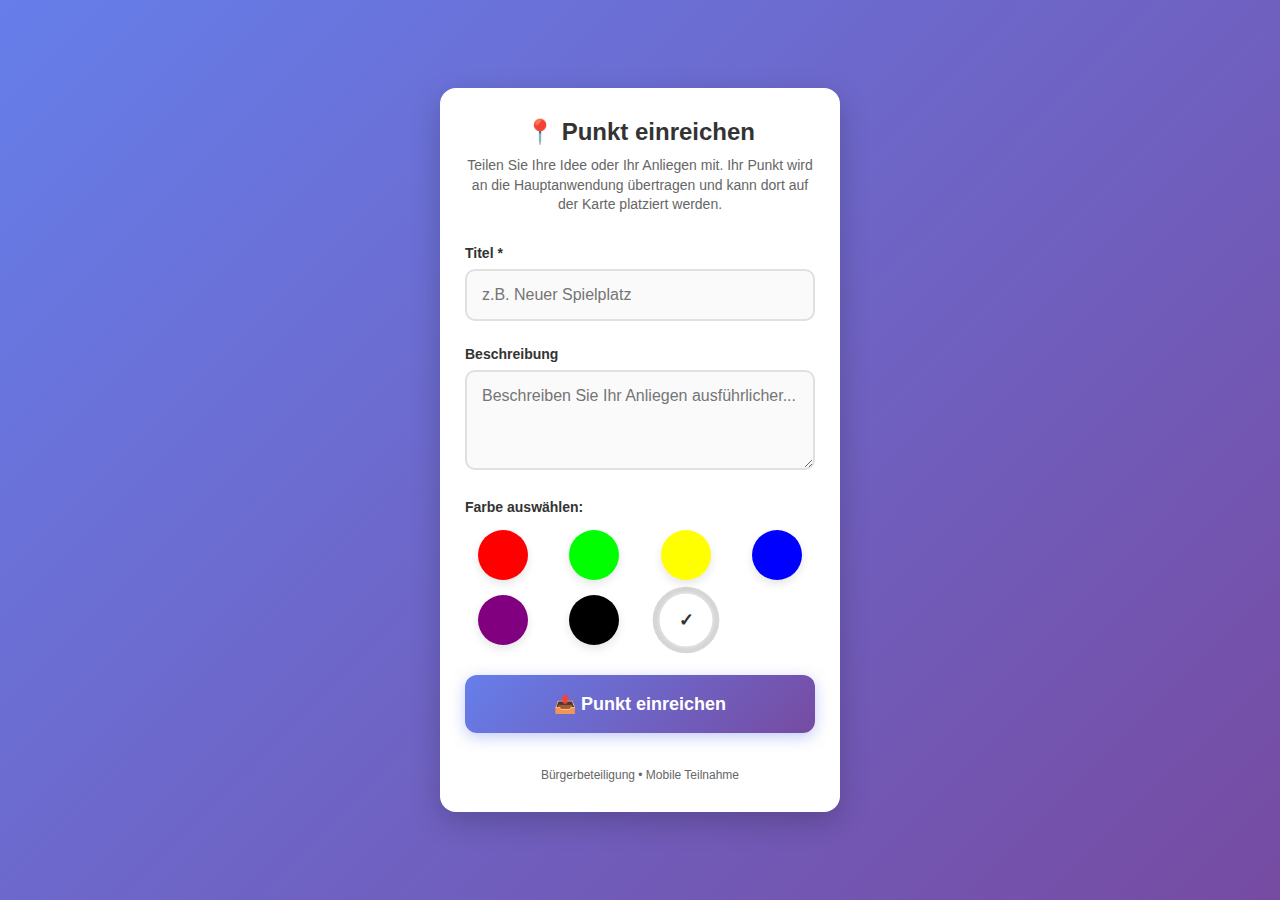
<file: mobile.html>
<!DOCTYPE html>
<html lang="de">
<head>
    <meta charset="UTF-8">
    <meta name="viewport" content="width=device-width, initial-scale=1.0">
    <title>Bürgerbeteiligung - Punkt einreichen</title>
    <style>
        * {
            margin: 0;
            padding: 0;
            box-sizing: border-box;
        }

        body {
            font-family: Arial, sans-serif;
            background: linear-gradient(135deg, #667eea 0%, #764ba2 100%);
            min-height: 100vh;
            padding: 20px;
            display: flex;
            flex-direction: column;
            justify-content: center;
        }

        .container {
            max-width: 400px;
            margin: 0 auto;
            background: white;
            border-radius: 16px;
            padding: 30px 25px;
            box-shadow: 0 10px 30px rgba(0, 0, 0, 0.2);
        }

        .header {
            text-align: center;
            margin-bottom: 30px;
        }

        .header h1 {
            color: #333;
            font-size: 24px;
            margin-bottom: 10px;
        }

        .header p {
            color: #666;
            font-size: 14px;
            line-height: 1.4;
        }

        .form-group {
            margin-bottom: 25px;
        }

        .form-group label {
            display: block;
            margin-bottom: 8px;
            font-weight: bold;
            color: #333;
            font-size: 14px;
        }

        .form-group input,
        .form-group textarea {
            width: 100%;
            padding: 15px;
            border: 2px solid #e0e0e0;
            border-radius: 10px;
            font-size: 16px;
            transition: border-color 0.3s, box-shadow 0.3s;
            background: #fafafa;
        }

        .form-group input:focus,
        .form-group textarea:focus {
            outline: none;
            border-color: #667eea;
            box-shadow: 0 0 0 3px rgba(102, 126, 234, 0.1);
            background: white;
        }

        .form-group textarea {
            height: 100px;
            resize: vertical;
            font-family: Arial, sans-serif;
        }

        .color-section {
            margin-bottom: 30px;
        }

        .color-section label {
            display: block;
            margin-bottom: 15px;
            font-weight: bold;
            color: #333;
            font-size: 14px;
        }

        .color-grid {
            display: grid;
            grid-template-columns: repeat(4, 1fr);
            gap: 15px;
            justify-items: center;
        }

        .color-option {
            width: 50px;
            height: 50px;
            border-radius: 50%;
            border: 3px solid transparent;
            cursor: pointer;
            transition: all 0.3s;
            position: relative;
            box-shadow: 0 4px 10px rgba(0, 0, 0, 0.1);
        }

        .color-option:hover {
            transform: scale(1.1);
            box-shadow: 0 6px 15px rgba(0, 0, 0, 0.2);
        }

        .color-option.selected {
            border-color: #333;
            transform: scale(1.15);
            box-shadow: 0 0 0 4px rgba(51, 51, 51, 0.2);
        }

        .color-option.selected::after {
            content: '✓';
            position: absolute;
            top: 50%;
            left: 50%;
            transform: translate(-50%, -50%);
            color: white;
            font-weight: bold;
            font-size: 16px;
            text-shadow: 1px 1px 2px rgba(0, 0, 0, 0.7);
        }

        .color-option[data-color="white"].selected::after {
            color: #333;
            text-shadow: none;
        }

        .submit-button {
            width: 100%;
            padding: 18px;
            background: linear-gradient(135deg, #667eea 0%, #764ba2 100%);
            color: white;
            border: none;
            border-radius: 12px;
            font-size: 18px;
            font-weight: bold;
            cursor: pointer;
            transition: all 0.3s;
            margin-bottom: 15px;
            box-shadow: 0 4px 15px rgba(102, 126, 234, 0.4);
        }

        .submit-button:hover {
            transform: translateY(-2px);
            box-shadow: 0 8px 25px rgba(102, 126, 234, 0.6);
        }

        .submit-button:active {
            transform: translateY(0);
        }

        .submit-button:disabled {
            background: #ccc;
            cursor: not-allowed;
            transform: none;
            box-shadow: none;
        }

        .success-message {
            display: none;
            background: #d4edda;
            border: 1px solid #c3e6cb;
            color: #155724;
            padding: 15px;
            border-radius: 10px;
            margin-bottom: 20px;
            text-align: center;
        }

        .error-message {
            display: none;
            background: #f8d7da;
            border: 1px solid #f5c6cb;
            color: #721c24;
            padding: 15px;
            border-radius: 10px;
            margin-bottom: 20px;
            text-align: center;
        }

        .footer {
            text-align: center;
            margin-top: 20px;
            color: #666;
            font-size: 12px;
        }

        .loading {
            display: none;
            text-align: center;
            color: #667eea;
            font-weight: bold;
            margin: 20px 0;
        }

        .loading::after {
            content: '';
            animation: dots 1.5s steps(3, end) infinite;
        }

        @keyframes dots {
            0%, 33% { content: '.'; }
            34%, 66% { content: '..'; }
            67%, 100% { content: '...'; }
        }

        /* Responsive Design */
        @media (max-width: 480px) {
            body {
                padding: 10px;
            }
            
            .container {
                padding: 20px;
            }
            
            .header h1 {
                font-size: 20px;
            }
            
            .color-grid {
                grid-template-columns: repeat(3, 1fr);
                gap: 12px;
            }
            
            .color-option {
                width: 45px;
                height: 45px;
            }
        }
    </style>
</head>
<body>
    <div class="container">
        <div class="header">
            <h1>📍 Punkt einreichen</h1>
            <p>Teilen Sie Ihre Idee oder Ihr Anliegen mit. Ihr Punkt wird an die Hauptanwendung übertragen und kann dort auf der Karte platziert werden.</p>
        </div>

        <div class="success-message" id="successMessage">
            ✅ Ihr Punkt wurde erfolgreich eingereicht!
        </div>

        <div class="error-message" id="errorMessage">
            ❌ Fehler beim Einreichen. Bitte versuchen Sie es erneut.
        </div>

        <div class="loading" id="loading">
            Punkt wird übertragen
        </div>

        <form id="pointForm">
            <div class="form-group">
                <label for="title">Titel *</label>
                <input type="text" id="title" name="title" placeholder="z.B. Neuer Spielplatz" required maxlength="100">
            </div>

            <div class="form-group">
                <label for="description">Beschreibung</label>
                <textarea id="description" name="description" placeholder="Beschreiben Sie Ihr Anliegen ausführlicher..." maxlength="500"></textarea>
            </div>

            <div class="color-section">
                <label>Farbe auswählen:</label>
                <div class="color-grid">
                    <div class="color-option" data-color="red" style="background-color: #ff0000;" title="Rot"></div>
                    <div class="color-option" data-color="green" style="background-color: #00ff00;" title="Grün"></div>
                    <div class="color-option" data-color="yellow" style="background-color: #ffff00;" title="Gelb"></div>
                    <div class="color-option" data-color="blue" style="background-color: #0000ff;" title="Blau"></div>
                    <div class="color-option" data-color="purple" style="background-color: #800080;" title="Lila"></div>
                    <div class="color-option" data-color="black" style="background-color: #000000;" title="Schwarz"></div>
                    <div class="color-option selected" data-color="white" style="background-color: #ffffff; border: 2px solid #ddd;" title="Weiß"></div>
                </div>
            </div>

            <button type="submit" class="submit-button" id="submitBtn">
                📤 Punkt einreichen
            </button>
        </form>

        <div class="footer">
            Bürgerbeteiligung • Mobile Teilnahme
        </div>
    </div>

    <script>
        let selectedColor = 'white';
        
        // GitHub Gist Integration
        const GITHUB_TOKEN = getTokenFromURL(); // Token aus URL laden (falls verfügbar)
        let gistId = null;
        
        // Token aus URL Parameter laden (optional für Mobile)
        function getTokenFromURL() {
            const urlParams = new URLSearchParams(window.location.search);
            return urlParams.get('token') || null;
        }
        
        // Gist ID aus URL Parameter laden
        function loadGistId() {
            const urlParams = new URLSearchParams(window.location.search);
            gistId = urlParams.get('gist');
            
            if (gistId) {
                console.log('📋 Gist ID gefunden:', gistId);
            } else {
                console.warn('⚠️ Keine Gist ID in URL - Events werden lokal gespeichert');
            }
        }
        
        // Event zu Gist hinzufügen
        async function addEventToGist(eventData) {
            if (!GITHUB_TOKEN || !gistId) {
                console.warn('GitHub Token oder Gist ID fehlt - verwende LocalStorage');
                return addEventToLocalStorage(eventData);
            }

            try {
                // Aktuelle Events aus Gist laden
                const currentEvents = await loadCurrentEvents();
                
                // Neues Event hinzufügen
                currentEvents.push(eventData);
                
                // Gist updaten
                const gistData = {
                    description: "Bürgerbeteiligung Events",
                    files: {
                        "events.json": {
                            content: JSON.stringify({
                                events: currentEvents,
                                lastUpdate: new Date().toISOString(),
                                version: Date.now()
                            }, null, 2)
                        }
                    }
                };

                const response = await fetch(`https://api.github.com/gists/${gistId}`, {
                    method: 'PATCH',
                    headers: {
                        'Authorization': `token ${GITHUB_TOKEN}`,
                        'Content-Type': 'application/json',
                        'Accept': 'application/vnd.github.v3+json'
                    },
                    body: JSON.stringify(gistData)
                });

                if (response.ok) {
                    console.log('✅ Event erfolgreich zu Gist hinzugefügt');
                    return true;
                } else {
                    console.error('❌ Gist Update fehlgeschlagen:', response.status);
                    return addEventToLocalStorage(eventData);
                }
            } catch (error) {
                console.error('❌ Gist API Fehler:', error);
                return addEventToLocalStorage(eventData);
            }
        }
        
        // Aktuelle Events aus Gist laden
        async function loadCurrentEvents() {
            try {
                const response = await fetch(`https://api.github.com/gists/${gistId}`);
                
                if (response.ok) {
                    const gist = await response.json();
                    const eventsFile = gist.files['events.json'];
                    
                    if (eventsFile) {
                        const data = JSON.parse(eventsFile.content);
                        return data.events || [];
                    }
                }
            } catch (error) {
                console.error('❌ Fehler beim Laden der Events:', error);
            }
            
            return [];
        }
        
        // Fallback: LocalStorage verwenden
        function addEventToLocalStorage(eventData) {
            const events = JSON.parse(localStorage.getItem('pendingEvents') || '[]');
            events.push(eventData);
            localStorage.setItem('pendingEvents', JSON.stringify(events));
            console.log('📦 Event zu LocalStorage hinzugefügt');
            return true;
        }

        // Farbauswahl
        document.querySelectorAll('.color-option').forEach(option => {
            option.addEventListener('click', function() {
                // Alle anderen Optionen deselektieren
                document.querySelectorAll('.color-option').forEach(opt => {
                    opt.classList.remove('selected');
                });
                
                // Diese Option auswählen
                this.classList.add('selected');
                selectedColor = this.getAttribute('data-color');
            });
        });

        // Formular-Submission
        document.getElementById('pointForm').addEventListener('submit', function(e) {
            e.preventDefault();
            
            const title = document.getElementById('title').value.trim();
            const description = document.getElementById('description').value.trim();
            
            if (!title) {
                showError('Bitte geben Sie einen Titel ein!');
                return;
            }
            
            const pointData = {
                title: title,
                description: description,
                color: selectedColor,
                timestamp: new Date().toISOString()
            };
            
            submitPoint(pointData);
        });

        // Punkt einreichen
        async function submitPoint(pointData) {
            const submitBtn = document.getElementById('submitBtn');
            const loading = document.getElementById('loading');
            const form = document.getElementById('pointForm');
            
            // UI für Laden-Status
            submitBtn.disabled = true;
            loading.style.display = 'block';
            hideMessages();
            
            try {
                // Event zu Gist hinzufügen (oder LocalStorage als Fallback)
                const success = await addEventToGist(pointData);
                
                if (success) {
                    // Erfolg anzeigen
                    showSuccess();
                    resetForm();
                    
                    // Nach 3 Sekunden Form wieder aktivieren für nächsten Punkt
                    setTimeout(() => {
                        submitBtn.disabled = false;
                        loading.style.display = 'none';
                        hideMessages();
                    }, 3000);
                } else {
                    throw new Error('Event konnte nicht gespeichert werden');
                }
                
            } catch (error) {
                console.error('❌ Submit Error:', error);
                showError('Fehler beim Übertragen. Bitte versuchen Sie es erneut.');
                submitBtn.disabled = false;
                loading.style.display = 'none';
            }
        }

        // Formular zurücksetzen
        function resetForm() {
            document.getElementById('title').value = '';
            document.getElementById('description').value = '';
            
            // Farbe auf Weiß zurücksetzen
            document.querySelectorAll('.color-option').forEach(opt => {
                opt.classList.remove('selected');
            });
            document.querySelector('[data-color="white"]').classList.add('selected');
            selectedColor = 'white';
        }

        // Nachrichten anzeigen
        function showSuccess() {
            hideMessages();
            document.getElementById('successMessage').style.display = 'block';
        }

        function showError(message) {
            hideMessages();
            const errorEl = document.getElementById('errorMessage');
            errorEl.textContent = '❌ ' + message;
            errorEl.style.display = 'block';
        }

        function hideMessages() {
            document.getElementById('successMessage').style.display = 'none';
            document.getElementById('errorMessage').style.display = 'none';
        }

        // Auto-Hide von Nachrichten nach 5 Sekunden
        document.addEventListener('DOMContentLoaded', function() {
            // Gist ID aus URL laden
            loadGistId();
            
            setInterval(() => {
                const successMsg = document.getElementById('successMessage');
                const errorMsg = document.getElementById('errorMessage');
                
                if (successMsg.style.display === 'block' || errorMsg.style.display === 'block') {
                    setTimeout(hideMessages, 5000);
                }
            }, 1000);
        });

        // Titel-Eingabe: Enter-Taste zum nächsten Feld
        document.getElementById('title').addEventListener('keypress', function(e) {
            if (e.key === 'Enter') {
                e.preventDefault();
                document.getElementById('description').focus();
            }
        });

        // Character Counter für Titel
        document.getElementById('title').addEventListener('input', function() {
            const maxLength = this.getAttribute('maxlength');
            const currentLength = this.value.length;
            
            if (currentLength >= maxLength * 0.9) {
                this.style.borderColor = '#ffc107';
            } else {
                this.style.borderColor = '#e0e0e0';
            }
        });
    </script>
</body>
</html>
</file>
